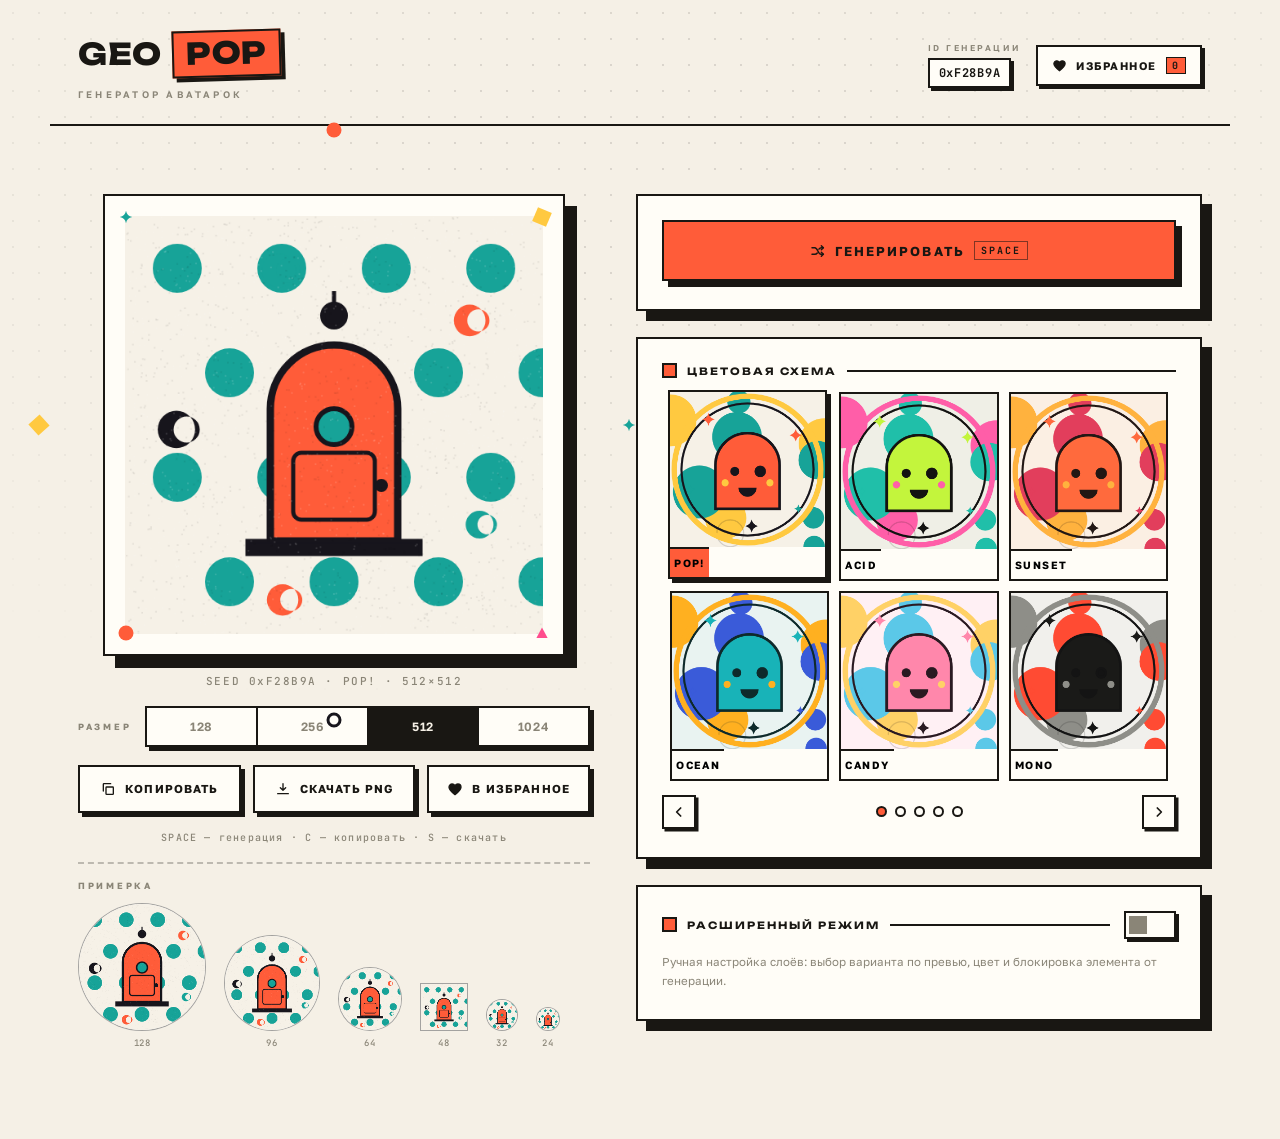
<file: index.html>
<!DOCTYPE html>
<html lang="ru">
<head>
<meta charset="UTF-8">
<meta name="viewport" content="width=device-width, initial-scale=1.0">
<title>GEOPOP — генератор геометрических аватарок</title>
<link rel="preconnect" href="https://fonts.googleapis.com">
<link rel="preconnect" href="https://fonts.gstatic.com" crossorigin>
<link href="https://fonts.googleapis.com/css2?family=Unbounded:wght@500;700;800&family=Golos+Text:wght@400;500;600;700&family=JetBrains+Mono:wght@400;500;700&display=swap" rel="stylesheet">
<link rel="stylesheet" href="css/style.css">
</head>
<body>

<header class="wrap">
  <div>
    <h1>GEO<span class="mark">POP</span></h1>
    <p class="tag">ГЕНЕРАТОР АВАТАРОК</p>
  </div>
  <div class="hright">
    <div class="hmeta">
      <div class="hm"><span class="lbl">ID ГЕНЕРАЦИИ</span><span class="val" id="mSeed">0x——</span></div>
    </div>
    <button class="favbtn" id="favBtn" title="Галерея избранных аватарок">
      <svg viewBox="0 0 24 24" fill="currentColor" stroke="currentColor" stroke-width="2" stroke-linejoin="round"><path d="M12 20.5C7 16.5 3 13.3 3 9.3 3 6.4 5.2 4.5 7.7 4.5c1.7 0 3.3.9 4.3 2.4 1-1.5 2.6-2.4 4.3-2.4 2.5 0 4.7 1.9 4.7 4.8 0 4-4 7.2-9 11.2Z"/></svg>
      <span>ИЗБРАННОЕ</span><b class="cnt" id="favCount">0</b>
    </button>
  </div>
</header>

<!-- ══════════ РЕДАКТОР ══════════ -->
<main class="wrap" id="editorView">
  <section class="stage">
    <div class="portWrap">
      <div class="orbit" id="orbit" aria-hidden="true"></div>
      <div class="port" id="port">
        <canvas id="cv" width="512" height="512" role="img" aria-label="Сгенерированная аватарка"></canvas>
      </div>
    </div>
    <div class="meta" id="meta">SEED 0x—— · 512×512</div>

    <div class="sizes">
      <span class="slbl">РАЗМЕР</span>
      <div class="seg" id="sizes">
        <button data-s="128">128</button>
        <button data-s="256">256</button>
        <button data-s="512" class="on">512</button>
        <button data-s="1024">1024</button>
      </div>
    </div>

    <div class="actions">
      <button class="btn" id="btnCopy" title="Скопировать PNG в буфер обмена (C)">
        <svg viewBox="0 0 24 24" fill="none" stroke="currentColor" stroke-width="2" stroke-linecap="round" stroke-linejoin="round"><rect x="9" y="9" width="11" height="11" rx="1"/><path d="M5 15V5a1 1 0 0 1 1-1h10"/></svg>
        КОПИРОВАТЬ
      </button>
      <button class="btn" id="btnSave" title="Скачать PNG (S)">
        <svg viewBox="0 0 24 24" fill="none" stroke="currentColor" stroke-width="2" stroke-linecap="round" stroke-linejoin="round"><path d="M12 4v10m0 0 4-4m-4 4-4-4M4 19h16"/></svg>
        СКАЧАТЬ PNG
      </button>
      <button class="btn" id="btnLike" title="Добавить в избранное">
        <svg viewBox="0 0 24 24" fill="currentColor" stroke="currentColor" stroke-width="2" stroke-linejoin="round"><path d="M12 20.5C7 16.5 3 13.3 3 9.3 3 6.4 5.2 4.5 7.7 4.5c1.7 0 3.3.9 4.3 2.4 1-1.5 2.6-2.4 4.3-2.4 2.5 0 4.7 1.9 4.7 4.8 0 4-4 7.2-9 11.2Z"/></svg>
        В ИЗБРАННОЕ
      </button>
    </div>
    <p class="keys">SPACE — генерация · C — копировать · S — скачать</p>

    <div class="previews">
      <div class="pv-head"><span class="slbl">ПРИМЕРКА</span></div>
      <div class="pv-row" id="pvRow"></div>
    </div>
  </section>

  <aside class="side">
    <div class="panel">
      <button class="btn genBig" id="btnGen">
        <svg viewBox="0 0 24 24" fill="none" stroke="currentColor" stroke-width="2.2" stroke-linecap="round" stroke-linejoin="round"><path d="M3 7h4.2c4.6 0 4.6 10 9.2 10H20"/><path d="M3 17h4.2c1.7 0 2.8-.8 3.7-2"/><path d="M13.4 9.2c.9-1.3 2-2.2 3.8-2.2H20"/><path d="M17 4l3 3-3 3"/><path d="M17 14l3 3-3 3"/></svg>
        ГЕНЕРИРОВАТЬ <kbd>SPACE</kbd>
      </button>
    </div>

    <div class="panel">
      <h2 class="ph">Цветовая схема</h2>
      <div class="t-viewport" id="tViewport">
        <div class="t-track" id="tTrack"></div>
      </div>
      <div class="t-nav">
        <button class="t-arrow" id="tPrev" title="Предыдущая страница"><svg viewBox="0 0 24 24" fill="none" stroke="currentColor" stroke-width="2.6" stroke-linecap="round" stroke-linejoin="round"><path d="M14.5 6 8.5 12l6 6"/></svg></button>
        <div class="t-dots" id="tDots"></div>
        <button class="t-arrow" id="tNext" title="Следующая страница"><svg viewBox="0 0 24 24" fill="none" stroke="currentColor" stroke-width="2.6" stroke-linecap="round" stroke-linejoin="round"><path d="M9.5 6l6 6-6 6"/></svg></button>
      </div>
    </div>

    <div class="panel">
      <div class="adv-head">
        <h2 class="ph">Расширенный режим</h2>
        <button class="switch" id="advSw" role="switch" aria-checked="false" title="Включить ручную настройку слоёв"><i></i></button>
      </div>
      <p class="adv-note" id="advNote">Ручная настройка слоёв: выбор варианта по превью, цвет и блокировка элемента от генерации.</p>
      <div class="layers" id="layers" hidden></div>
    </div>
  </aside>
</main>

<!-- ══════════ ГАЛЕРЕЯ ══════════ -->
<section class="wrap" id="galleryView" hidden>
  <div class="g-head">
    <h2 class="g-title">ИЗБРАННОЕ <span class="cnt" id="gCount">0</span></h2>
    <button class="btn" id="btnBack">
      <svg viewBox="0 0 24 24" fill="none" stroke="currentColor" stroke-width="2.2" stroke-linecap="round" stroke-linejoin="round"><path d="M19 12H5m0 0 6-6m-6 6 6 6"/></svg>
      В РЕДАКТОР
    </button>
  </div>
  <div class="g-grid" id="gGrid"></div>
  <div class="g-empty" id="gEmpty">
    <svg viewBox="0 0 24 24" fill="currentColor"><path d="M12 20.5C7 16.5 3 13.3 3 9.3 3 6.4 5.2 4.5 7.7 4.5c1.7 0 3.3.9 4.3 2.4 1-1.5 2.6-2.4 4.3-2.4 2.5 0 4.7 1.9 4.7 4.8 0 4-4 7.2-9 11.2Z"/></svg>
    <p>Пока пусто. Нажми «В ИЗБРАННОЕ» под аватаркой — и она появится здесь. Избранное хранится в браузере.</p>
  </div>
</section>

<div id="toasts"></div>

<!-- ══════════ СКРИПТЫ ══════════
     Порядок ВАЖЕН: сначала утилиты и темы, потом варианты слоёв
     (наполняют реестр VAR), затем движок, интерфейс и запуск. -->
<script src="js/core.js"></script>
<script src="js/themes.js"></script>
<script src="js/variants/bg.js"></script>
<script src="js/variants/emblem.js"></script>
<script src="js/variants/frame.js"></script>
<script src="js/variants/accents.js"></script>
<script src="js/variants/overlay.js"></script>
<script src="js/engine.js"></script>
<script src="js/ui.js"></script>
<script src="js/main.js"></script>
</body>
</html>
</file>
<file: css/style.css>
*{margin:0;padding:0;box-sizing:border-box}
:root{
  --acc:#FF5C39; --acc2:#FFC940;
  --paper:#F5F0E6; --card:#FFFDF7; --ink:#191713; --dim:#8A8577; --err:#E23E5C;
  --disp:'Unbounded',sans-serif; --body:'Golos Text',sans-serif; --mono:'JetBrains Mono',monospace;
}
html{scrollbar-color:var(--ink) var(--paper)}
body{background:var(--paper);color:var(--ink);font-family:var(--body);-webkit-font-smoothing:antialiased;min-height:100vh;overflow-x:hidden}
body::before{content:'';position:fixed;inset:0;pointer-events:none;z-index:0;
  background-image:radial-gradient(rgba(25,23,19,.12) 1.2px,transparent 1.3px);
  background-size:26px 26px;
  -webkit-mask-image:radial-gradient(ellipse 85% 65% at 50% 18%,#000 20%,transparent 100%);
  mask-image:radial-gradient(ellipse 85% 65% at 50% 18%,#000 20%,transparent 100%)}
::selection{background:var(--acc2)}
button{font-family:var(--body)}
:focus-visible{outline:2px solid var(--ink);outline-offset:2px}
[hidden]{display:none!important}
.wrap{max-width:1180px;margin:0 auto;padding-left:28px;padding-right:28px;position:relative;z-index:1}

/* ── шапка ── */
header{display:flex;justify-content:space-between;align-items:center;padding:30px 0 24px;border-bottom:2.5px solid var(--ink);gap:18px;flex-wrap:wrap}
h1{font:800 clamp(20px,3.2vw,30px) var(--disp);letter-spacing:.02em;display:flex;align-items:center;gap:10px}
h1 .mark{background:var(--acc);color:var(--ink);border:2.5px solid var(--ink);box-shadow:4px 4px 0 var(--ink);padding:2px 12px 4px;display:inline-block;transform:rotate(-1.6deg)}
.tag{font:600 9.5px var(--body);letter-spacing:.34em;color:var(--dim);margin-top:12px}
.hright{display:flex;align-items:center;gap:16px;flex-wrap:wrap}
.hmeta{display:flex;gap:14px}
.hm .lbl{display:block;font:600 8.5px var(--body);letter-spacing:.3em;color:var(--dim);margin-bottom:5px}
.hm .val{font:700 12px var(--mono);background:var(--card);border:2px solid var(--ink);box-shadow:3px 3px 0 var(--ink);padding:5px 9px;display:inline-block;letter-spacing:.06em}
.favbtn{display:flex;align-items:center;gap:9px;border:2px solid var(--ink);background:var(--card);color:var(--ink);box-shadow:3px 3px 0 var(--ink);padding:10px 14px;font:700 11px var(--body);letter-spacing:.14em;cursor:pointer;transition:.12s}
.favbtn:hover{transform:translate(-1px,-1px);box-shadow:4px 4px 0 var(--ink)}
.favbtn.on{background:var(--ink);color:var(--paper)}
.favbtn svg{width:15px;height:15px}
.favbtn .cnt{font:700 10px var(--mono);background:var(--acc);color:var(--ink);border:1.5px solid var(--ink);min-width:20px;text-align:center;padding:1px 5px}
.favbtn.on .cnt{border-color:rgba(255,255,255,.5)}

/* ── сетка редактора ── */
main{display:grid;grid-template-columns: .95fr 1.05fr;gap:46px;padding:68px 0 90px;align-items:start}
main>*{min-width:0}

/* ── сцена ── */
.stage{position:sticky;top:28px;align-self:start;display:flex;flex-direction:column;gap:18px}
.portWrap{position:relative;width:min(100%,462px);margin:0 auto}
.orbit{position:absolute;inset:-42px;z-index:2;pointer-events:none;animation:orbit 46s linear infinite}
@keyframes orbit{to{transform:rotate(360deg)}}
.ob{position:absolute;width:15px;height:15px;transform:translate(-50%,-50%)}
.ob.k-dot{border-radius:50%}
.ob.k-ring{border-radius:50%;background:transparent!important;border:3.5px solid var(--ink)}
.ob svg{width:15px;height:15px;display:block}
.port{position:relative;z-index:1;background:var(--card);border:2.5px solid var(--ink);box-shadow:12px 12px 0 var(--ink);padding:20px}
.port canvas{width:100%;height:100%;display:block}
.port.pop{animation:pop .3s cubic-bezier(.34,1.56,.64,1)}
@keyframes pop{0%{transform:scale(.96) rotate(-.8deg)}55%{transform:scale(1.015) rotate(.4deg)}100%{transform:none}}
.meta{font:500 11px var(--mono);letter-spacing:.14em;color:var(--dim);text-align:center}

.sizes{display:flex;align-items:center;gap:14px}
.slbl{font:700 9px var(--body);letter-spacing:.3em;color:var(--dim);flex:none}
.seg{flex:1;display:flex;border:2px solid var(--ink);background:var(--card);box-shadow:4px 4px 0 var(--ink)}
.seg button{flex:1;padding:11px 0;border:0;border-right:2px solid var(--ink);background:transparent;color:var(--dim);font:600 12px var(--body);letter-spacing:.06em;cursor:pointer;transition:.12s}
.seg button:last-child{border-right:0}
.seg button:hover:not(.on){color:var(--ink)}
.seg button.on{background:var(--ink);color:var(--paper)}

.actions{display:flex;gap:12px}
.btn{display:inline-flex;align-items:center;justify-content:center;gap:9px;padding:14px 12px;border:2px solid var(--ink);background:var(--card);color:var(--ink);font:700 11.5px var(--body);letter-spacing:.1em;text-transform:uppercase;cursor:pointer;box-shadow:4px 4px 0 var(--ink);transition:transform .12s,box-shadow .12s;flex:1;white-space:nowrap}
.btn:hover{transform:translate(-2px,-2px);box-shadow:6px 6px 0 var(--ink)}
.btn:active{transform:translate(3px,3px);box-shadow:0 0 0 var(--ink)}
.btn svg{width:16px;height:16px;flex:none}
.btn.liked{background:var(--acc2)}
.keys{font:500 10px var(--mono);color:var(--dim);letter-spacing:.12em;text-align:center}

.previews{border-top:2px dashed rgba(25,23,19,.25);padding-top:16px;display:flex;flex-direction:column;gap:12px}
.pv-head{display:flex;justify-content:space-between;align-items:baseline;gap:10px}
.pv-note{font:500 9px var(--mono);color:var(--dim);letter-spacing:.1em}
.pv-row{display:flex;align-items:flex-end;gap:18px;flex-wrap:wrap}
.pv{display:flex;flex-direction:column;align-items:center;gap:6px}
.pv canvas{border:1.5px solid rgba(25,23,19,.4);display:block;background:#fff}
.pv.circle canvas{border-radius:50%}
.pv i{font:500 9px var(--mono);color:var(--dim);letter-spacing:.06em;font-style:normal}

/* ── правая колонка ── */
.side{display:flex;flex-direction:column;gap:26px}
.side>*{min-width:0}
.panel{border:2.5px solid var(--ink);background:var(--card);box-shadow:10px 10px 0 var(--ink);padding:24px 24px 28px}
.ph{display:flex;align-items:center;gap:10px;font:700 10px var(--disp);letter-spacing:.2em;text-transform:uppercase;margin:0 0 14px}
.ph::before{content:'';width:11px;height:11px;background:var(--acc);border:2px solid var(--ink);flex:none}
.ph::after{content:'';flex:1;height:2px;background:var(--ink)}

.genBig{width:100%;padding:19px 14px;background:var(--acc);font-size:13px;letter-spacing:.16em;box-shadow:6px 6px 0 var(--ink)}
.genBig:hover{box-shadow:8px 8px 0 var(--ink)}
.genBig:active{box-shadow:1px 1px 0 var(--ink)}
.genBig kbd{font:700 10px var(--mono);border:1.5px solid rgba(25,23,19,.55);padding:2px 6px}
.genHint{font-size:11px;color:var(--dim);line-height:1.6;margin-top:13px}

.adv-head{display:flex;align-items:center;gap:14px;margin-bottom:14px}
.adv-head .ph{flex:1;margin-bottom:0}
.switch{width:52px;height:28px;border:2px solid var(--ink);background:var(--card);position:relative;cursor:pointer;flex:none;box-shadow:3px 3px 0 var(--ink)}
.switch i{position:absolute;top:3px;left:3px;width:18px;height:18px;background:var(--dim);transition:.16s}
.switch.on i{left:27px;background:var(--acc)}
.adv-note{font-size:11.5px;color:var(--dim);line-height:1.65;margin-top:2px}

/* ── пейджер тем ── */
.t-viewport{overflow:hidden;min-width:0;margin:-5px 0 -14px;user-select:none;touch-action:pan-y}
.t-track{display:flex;min-width:0;transition:transform .4s cubic-bezier(.25,.9,.3,1)}
.t-page{flex:0 0 100%;min-width:0;overflow:hidden;padding:5px 8px 14px}
.t-grid{display:grid;grid-template-columns:repeat(3,1fr);gap:10px}
.theme{display:flex;flex-direction:column;min-width:0;border:2px solid var(--ink);background:var(--card);cursor:pointer;padding:0;transition:transform .12s,box-shadow .12s;text-align:left}
.theme:hover{transform:translate(-1px,-1px);box-shadow:3px 3px 0 var(--ink)}
.theme.on{transform:translate(-2px,-2px);box-shadow:4px 4px 0 var(--ink)}
.theme .thcv{display:block;line-height:0}
.theme canvas{width:100%;height:auto;display:block}
.theme .nm{display:block;border-top:2.5px solid var(--ink);padding:8px 4px;font:700 10.5px var(--body);letter-spacing:.14em;text-align:center;transition:background .15s}
.theme.on .nm{background:var(--acc)}
.t-nav{display:flex;align-items:center;gap:12px;margin-top:14px}
.t-arrow{width:34px;height:34px;border:2px solid var(--ink);background:var(--card);color:var(--ink);cursor:pointer;box-shadow:2.5px 2.5px 0 var(--ink);display:grid;place-items:center;transition:.12s;padding:0}
.t-arrow svg{width:16px;height:16px}
.t-arrow:hover{background:var(--acc2)}
.t-arrow:active{transform:translate(2px,2px);box-shadow:0 0 0 var(--ink)}
.t-dots{display:flex;gap:8px;justify-content:center;flex:1}
.t-dot{width:11px;height:11px;border:2px solid var(--ink);border-radius:50%;background:var(--card);cursor:pointer;padding:0}
.t-dot.on{background:var(--acc)}

/* ── слои ── */
.layers{display:flex;flex-direction:column;gap:10px;margin-top:14px}
.layer{border:2px solid var(--ink);background:var(--card);min-width:0}
.lrow{display:flex;align-items:center;gap:5px;padding:7px 8px}
.lbtn{background:none;border:0;cursor:pointer;display:grid;place-items:center;color:var(--dim)}
.lbtn:hover{color:var(--ink)}
.lock{width:25px;height:25px;border:2px solid transparent;color:#C9C3B3}
.lock svg{width:13px;height:13px}
.lock.on{border-color:var(--ink);background:var(--ink);color:var(--acc2)}
.lname{background:none;border:0;color:var(--ink);font:700 11px var(--body);letter-spacing:.14em;cursor:pointer;display:flex;align-items:center;gap:4px;padding:4px 1px}
.lname svg{width:11px;height:11px;color:var(--dim);transition:transform .15s}
.layer.open .lname svg{transform:rotate(180deg)}
.lvar{margin-left:auto;font:500 10px var(--mono);color:var(--dim);letter-spacing:.02em;min-width:52px;text-align:right}
.step{width:23px;height:23px;border:2px solid var(--ink);background:var(--card);font:700 12px var(--body);cursor:pointer;line-height:1;color:var(--ink);padding:0}
.step:hover{background:var(--acc2)}
.dice{width:25px;height:25px;border:2px solid var(--ink);background:var(--card);color:var(--ink);cursor:pointer;display:grid;place-items:center;padding:0;transition:.12s}
.dice svg{width:14px;height:14px}
.dice:hover{background:var(--acc2)}
.dice:active{transform:translate(1px,1px)}
.dice.spin{animation:dice .38s ease}
@keyframes dice{40%{transform:rotate(-16deg) scale(1.18)}70%{transform:rotate(10deg)}100%{transform:none}}
.cswatch{width:25px;height:25px;border:2px solid var(--ink);cursor:pointer;padding:0;flex:none}
.lbody{display:none;padding:4px 12px 14px;border-top:2px dashed rgba(25,23,19,.25)}
.layer.open .lbody{display:block;animation:fin .18s ease}
@keyframes fin{from{opacity:0;transform:translateY(-3px)}to{opacity:1}}
.lbl2{font:700 8.5px var(--body);letter-spacing:.26em;color:var(--dim);margin:12px 0 8px}

/* страницы вариантов */
.v-viewport{overflow:hidden;min-width:0}
.v-track{display:flex;min-width:0;transition:transform .35s cubic-bezier(.25,.9,.3,1)}
.v-page{flex:0 0 100%;min-width:0}
.vgrid{display:grid;grid-template-columns:repeat(4,1fr);gap:8px}
.vtile{position:relative;min-width:0;border:2px solid var(--ink);background:var(--card);padding:0;cursor:pointer;overflow:hidden;transition:transform .12s,box-shadow .12s;line-height:0}
.vtile canvas{width:100%;height:auto;display:block}
.vtile:hover{transform:translate(-1px,-1px);box-shadow:2.5px 2.5px 0 var(--ink)}
.vtile.on{transform:translate(-2px,-2px);box-shadow:3px 3px 0 var(--ink)}
.vtile.on::after{content:'';position:absolute;top:0;right:0;border-style:solid;border-width:0 18px 18px 0;border-color:transparent var(--acc) transparent transparent}
.v-nav{display:flex;align-items:center;gap:10px;margin-top:10px}
.v-arrow{width:26px;height:26px;border:2px solid var(--ink);background:var(--card);color:var(--ink);cursor:pointer;display:grid;place-items:center;font:700 15px/1 var(--body);padding:0 0 2px}
.v-arrow:hover{background:var(--acc2)}
.v-arrow:active{transform:translate(1px,1px)}
.v-dots{display:flex;gap:6px;justify-content:center;flex:1}
.v-dot{width:9px;height:9px;border:2px solid var(--ink);border-radius:50%;background:var(--card);cursor:pointer;padding:0}
.v-dot.on{background:var(--acc)}

.dots{display:flex;flex-wrap:wrap;gap:9px;align-items:center}
.dot{width:21px;height:21px;border-radius:50%;border:2px solid var(--ink);cursor:pointer;padding:0;transition:.12s}
.dot:hover{transform:scale(1.15)}
.dot.on{box-shadow:0 0 0 2.5px var(--card),0 0 0 4.5px var(--ink)}
.dotsep{width:2px;height:21px;background:rgba(25,23,19,.16);margin:0 5px;flex:none;border-radius:2px}
.hexrow{display:flex;gap:8px;margin-top:13px;align-items:stretch}
.cpick{width:40px;height:auto;flex:none;border:2px solid var(--ink);background:var(--card);padding:0;cursor:pointer;box-shadow:2.5px 2.5px 0 var(--ink);transition:.12s}
.cpick:hover{transform:translate(-1px,-1px);box-shadow:3.5px 3.5px 0 var(--ink)}
.cpick:active{transform:translate(2px,2px);box-shadow:0 0 0 var(--ink)}
.cpick::-webkit-color-swatch-wrapper{padding:3px}
.cpick::-webkit-color-swatch{border:none}
.cpick::-moz-color-swatch{border:none}
.hexin{flex:1;min-width:0;border:2px solid var(--ink);background:var(--card);color:var(--ink);font:500 12px var(--mono);letter-spacing:.06em;padding:9px 10px;outline:none}
.hexin:focus{box-shadow:3px 3px 0 var(--ink)}
.hexin.bad{border-color:var(--err)}
.auto{border:2px solid var(--ink);background:var(--card);color:var(--ink);font:700 10px var(--body);letter-spacing:.16em;padding:0 13px;cursor:pointer;flex:none}
.auto:hover{background:var(--ink);color:var(--paper)}

/* ── галерея ── */
#galleryView{padding:68px 28px 90px}
.g-head{display:flex;justify-content:space-between;align-items:flex-end;gap:18px;flex-wrap:wrap;margin-bottom:30px}
.g-title{font:800 clamp(20px,3vw,30px) var(--disp);letter-spacing:.02em;display:flex;align-items:center;gap:12px}
.g-title .cnt{font:700 13px var(--mono);background:var(--acc2);border:2px solid var(--ink);box-shadow:3px 3px 0 var(--ink);padding:4px 10px}
.g-head .btn{flex:none}
.g-grid{display:grid;grid-template-columns:repeat(auto-fill,minmax(215px,1fr));gap:24px}
.g-card{border:2.5px solid var(--ink);background:var(--card);box-shadow:8px 8px 0 var(--ink);transition:.12s;min-width:0}
.g-card:hover{transform:translate(-2px,-2px);box-shadow:10px 10px 0 var(--ink)}
.g-thumb{border-bottom:2.5px solid var(--ink)}
.g-thumb canvas{display:block;width:100%;height:auto}
.g-info{display:flex;justify-content:space-between;gap:8px;padding:10px 12px 0;font:500 10px var(--mono);letter-spacing:.08em;color:var(--dim)}
.g-acts{display:flex;gap:8px;padding:11px 12px 13px}
.ibtn{flex:1;height:36px;border:2px solid var(--ink);background:var(--card);color:var(--ink);display:grid;place-items:center;cursor:pointer;box-shadow:2.5px 2.5px 0 var(--ink);transition:.12s}
.ibtn:hover{transform:translate(-1px,-1px);box-shadow:3.5px 3.5px 0 var(--ink)}
.ibtn:active{transform:translate(2px,2px);box-shadow:0 0 0 var(--ink)}
.ibtn svg{width:15px;height:15px}
.ibtn.danger:hover{background:var(--err);color:#fff}
.ibtn.edit:hover{background:var(--acc2)}
.g-empty{border:2.5px dashed rgba(25,23,19,.35);padding:80px 30px;text-align:center;color:var(--dim)}
.g-empty svg{width:46px;height:46px;margin-bottom:16px;color:var(--acc)}
.g-empty p{font:600 13px var(--body);letter-spacing:.06em;line-height:1.7;max-width:340px;margin:0 auto}

/* ── тосты ── */
#toasts{position:fixed;left:50%;bottom:26px;transform:translateX(-50%);display:flex;flex-direction:column;align-items:center;gap:8px;z-index:50;pointer-events:none}
.toast{background:var(--ink);color:var(--paper);padding:11px 17px;font:600 11px var(--body);letter-spacing:.1em;box-shadow:4px 4px 0 var(--acc);animation:tin .22s ease;white-space:nowrap;max-width:92vw;overflow:hidden;text-overflow:ellipsis}
.toast.err{box-shadow:4px 4px 0 var(--err)}
.toast.out{opacity:0;transform:translateY(6px);transition:.3s}
@keyframes tin{from{opacity:0;transform:translateY(8px)}}

@media(max-width:920px){
  main{grid-template-columns:1fr;gap:36px}
  .stage{position:static}
  .actions{flex-wrap:wrap}
  .btn{min-width:46%}
}
</file>
